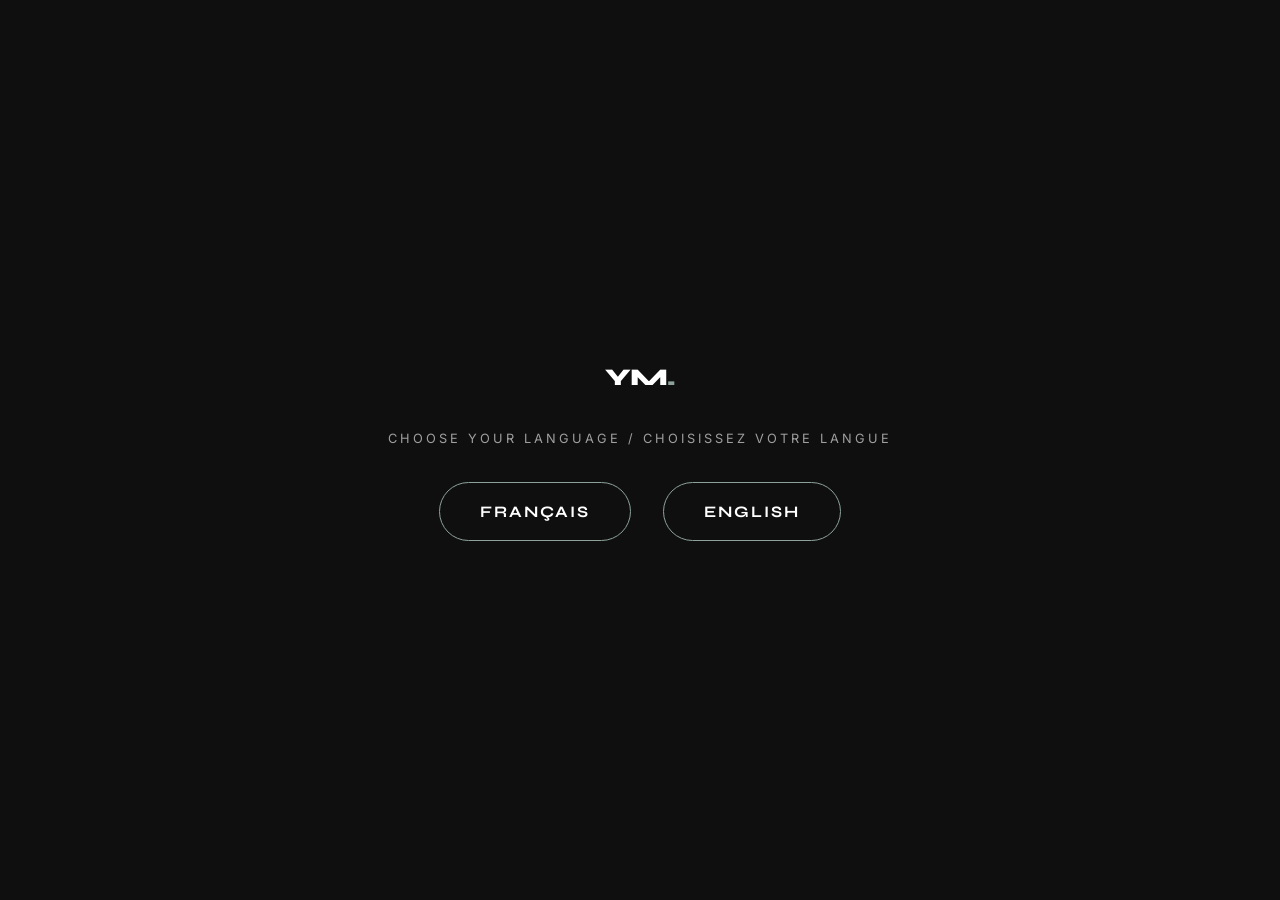
<file: YM-Prod/index.html>
<!doctype html>
<html lang="fr">
<head>
<meta charset="UTF-8">
<meta name="viewport" content="width=device-width, initial-scale=1.0">
<title>Y&M Production</title>
<link href="https://fonts.googleapis.com/css2?family=Syne:wght@400;700;800&family=Inter:wght@300;400&display=swap" rel="stylesheet">
<link href="css/feuillestyle-YM.css" rel="stylesheet" type="text/css">
<style>
    .lang-selector {
        min-height: 100vh;
        display: flex;
        flex-direction: column;
        justify-content: center;
        align-items: center;
        gap: 2rem;
    }
    .lang-btns {
        display: flex;
        gap: 2rem;
    }
    .lang-btns a {
        padding: 1rem 2.5rem;
        border: 1px solid var(--sage-green);
        color: white;
        text-decoration: none;
        text-transform: uppercase;
        font-family: 'Syne', sans-serif;
        font-weight: 700;
        letter-spacing: 2px;
        border-radius: 50px;
        transition: var(--transition);
    }
    .lang-btns a:hover {
        background: var(--sage-green);
        color: var(--bg-dark);
    }
</style>
</head>
<body>
    <div class="lang-selector">
        <div class="logo">YM<span>.</span></div>
        <p style="letter-spacing: 3px; font-size: 0.8rem; text-transform: uppercase; opacity: 0.6;">Choose your language / Choisissez votre langue</p>
        <div class="lang-btns">
            <a href="fr/fr-index.html">Français</a>
            <a href="en/en-index.html">English</a>
        </div>
    </div>
</body>
</html>
</file>
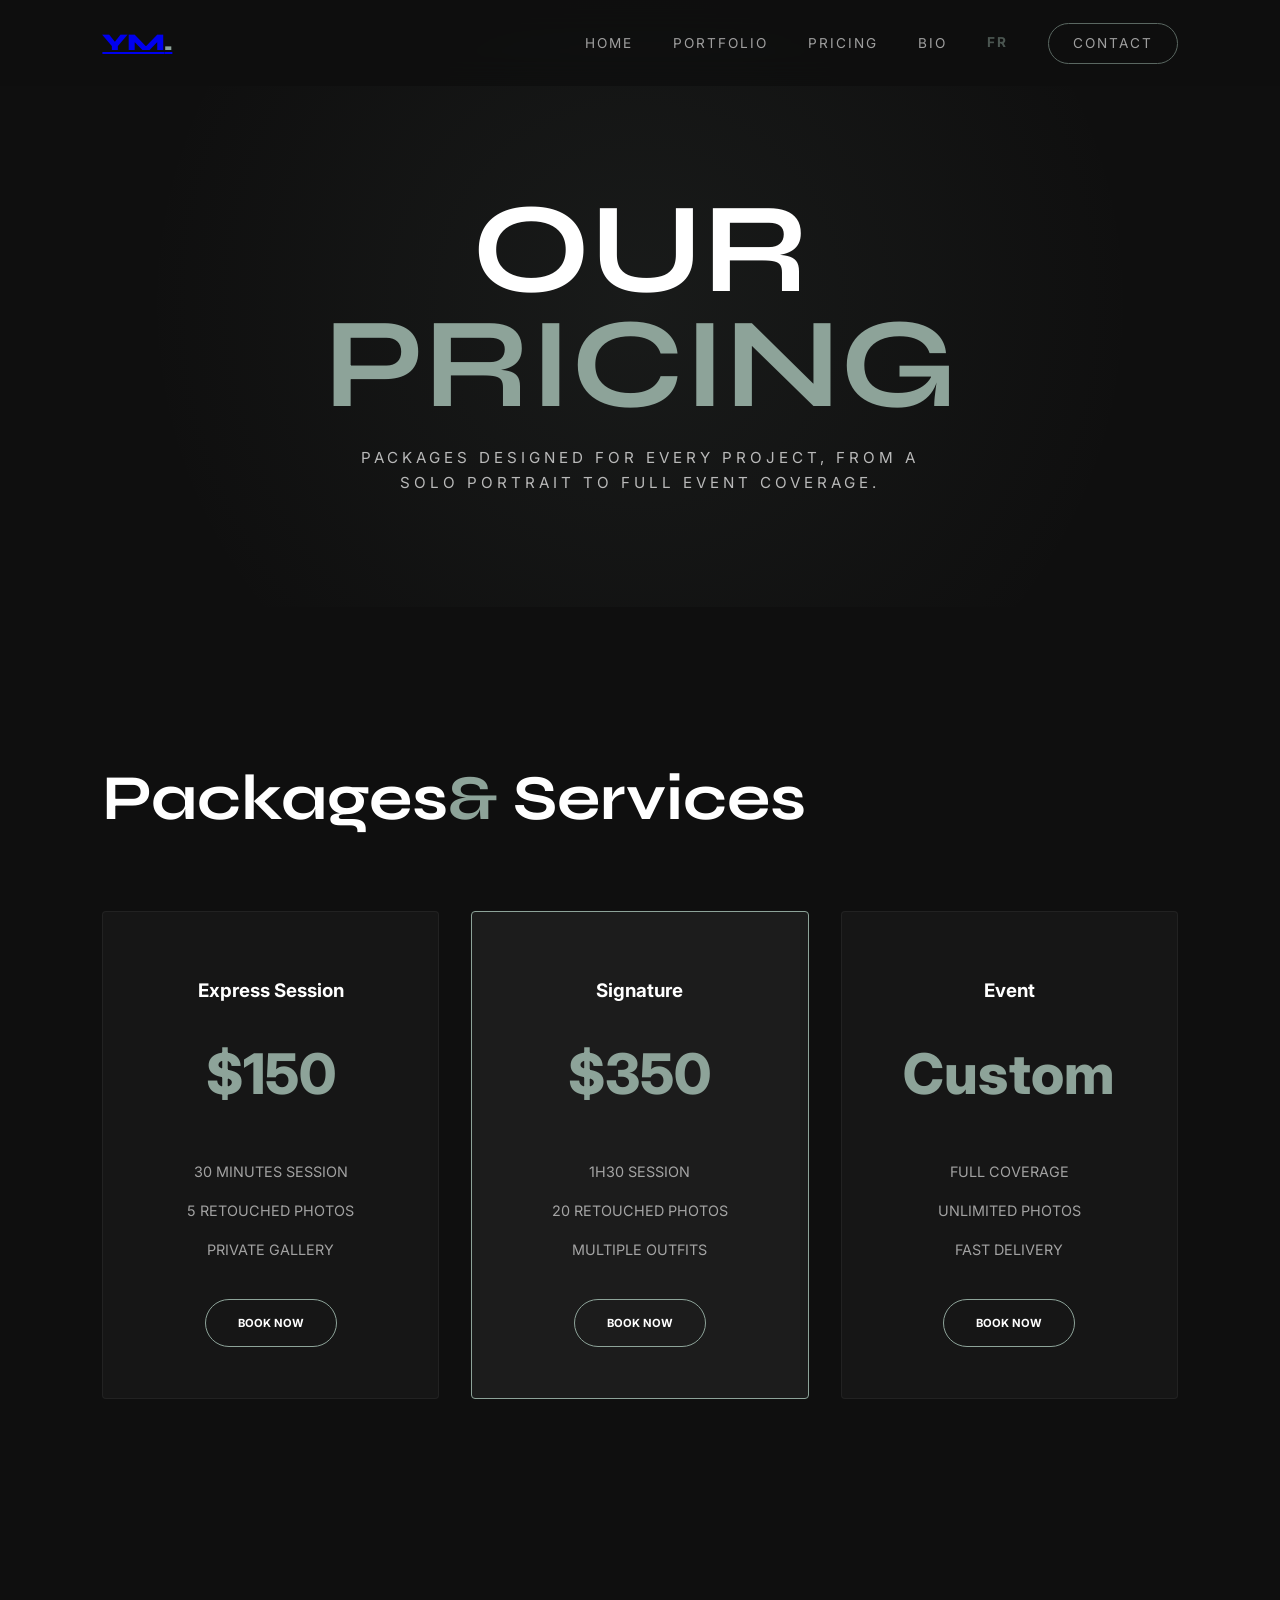
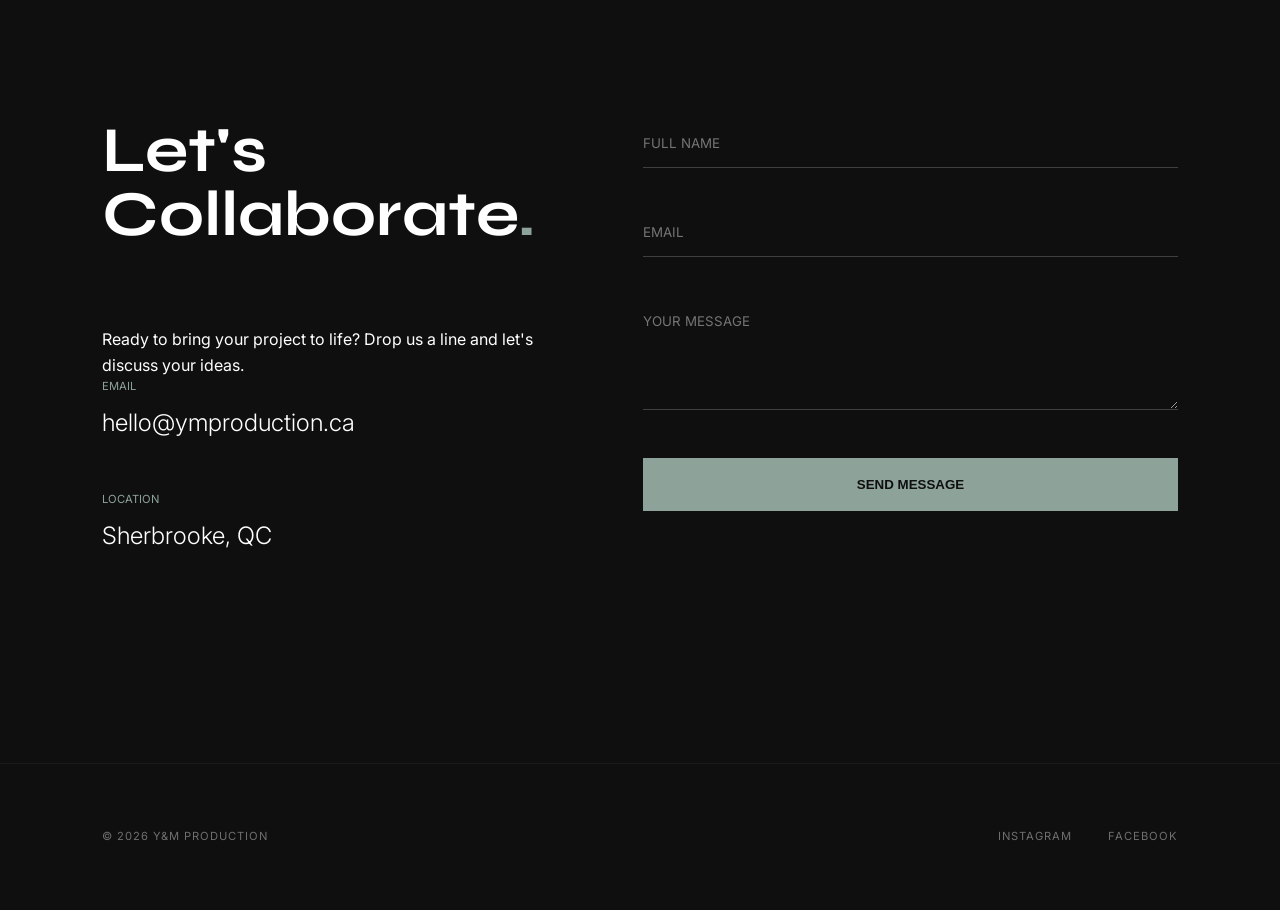
<file: YM-Prod/en/en-Tarifs.html>
<!doctype html>
<html lang="en">
<head>
<meta charset="UTF-8">
<meta name="viewport" content="width=device-width, initial-scale=1.0">
<title>Pricing — Y&M Production</title>
<link href="https://fonts.googleapis.com/css2?family=Syne:wght@400;700;800&family=Inter:wght@300;400&display=swap" rel="stylesheet">
<link href="../css/feuillestyle-YM.css" rel="stylesheet" type="text/css">
</head>
<body>

    <nav class="navbar">
        <a href="en-index.html" class="logo">YM<span>.</span></a>
        <ul class="nav-links">
            <li><a href="en-index.html">Home</a></li>
            <li><a href="en-Portfolio.html">Portfolio</a></li>
            <li><a href="en-Tarifs.html" class="active">Pricing</a></li>
            <li><a href="en-bio.html">Bio</a></li>
            <li class="lang-switch"><a href="../fr/fr-Tarifs.html">FR</a></li>
            <li><a href="en-index.html#contact" class="nav-contact-btn">Contact</a></li>
        </ul>
        <div class="burger" id="burger">
            <div class="line1"></div>
            <div class="line2"></div>
            <div class="line3"></div>
        </div>
    </nav>

    <header class="portfolio-hero">
        <div class="hero-content">
            <h1 class="kinetic-text">Our<span>Pricing</span></h1>
            <p>Packages designed for every project, from a solo portrait to full event coverage.</p>
        </div>
    </header>

    <section id="tarifs" class="pricing-section">
      <h2 class="section-title">Packages<span>&</span> Services</h2>
      <div class="pricing-grid">
        <div class="pricing-card">
          <h3>Express Session</h3>
          <span class="price">$150</span>
          <ul class="features">
            <li>30 minutes session</li>
            <li>5 retouched photos</li>
            <li>Private gallery</li>
          </ul>
          <a href="en-index.html#contact" class="btn-select">Book Now</a>
        </div>
        <div class="pricing-card featured">
          <h3>Signature</h3>
          <span class="price">$350</span>
          <ul class="features">
            <li>1h30 session</li>
            <li>20 retouched photos</li>
            <li>Multiple outfits</li>
          </ul>
          <a href="en-index.html#contact" class="btn-select">Book Now</a>
        </div>
        <div class="pricing-card">
          <h3>Event</h3>
          <span class="price">Custom</span>
          <ul class="features">
            <li>Full coverage</li>
            <li>Unlimited photos</li>
            <li>Fast delivery</li>
          </ul>
          <a href="en-index.html#contact" class="btn-select">Book Now</a>
        </div>
      </div>
    </section>

    <section id="contact" class="contact-section">
        <div class="contact-container">
            <div class="contact-info">
                <h2 class="section-title">Let's Collaborate<span>.</span></h2>
                <p>Ready to bring your project to life? Drop us a line and let's discuss your ideas.</p>
                <div class="contact-details">
                    <div class="detail-item">
                        <span>Email</span>
                        <p>hello@ymproduction.ca</p>
                    </div>
                    <div class="detail-item">
                        <span>Location</span>
                        <p>Sherbrooke, QC</p>
                    </div>
                </div>
            </div>
            <form class="contact-form" action="https://formspree.io/f/xrpbyrqb" method="POST">
                <div class="form-group"><input type="text" name="name" placeholder="FULL NAME" required></div>
                <div class="form-group"><input type="email" name="email" placeholder="EMAIL" required></div>
                <div class="form-group"><textarea name="message" placeholder="YOUR MESSAGE" rows="5"></textarea></div>
                <button type="submit" class="btn-send">Send Message</button>
            </form>
        </div>
    </section>

    <footer class="main-footer">
        <div class="footer-content">
            <p>© 2026 Y&M PRODUCTION</p>
            <div class="social-links">
                <a href="#">INSTAGRAM</a>
                <a href="#">FACEBOOK</a>
            </div>
        </div>
    </footer>

    <script src="../js/script.js"></script>
</body>
</html>
</file>
<file: YM-Prod/css/feuillestyle-YM.css>
@charset "UTF-8";

/* --- VARIABLES --- */
:root {
    --bg-dark: #0f0f0f;
    --card-bg: #161616;
    --text-white: #ffffff;
    --sage-green: #8da399;
    --transition: all 0.5s cubic-bezier(0.23, 1, 0.32, 1);
    --container-padding: 8%;}

/* --- RESET & BASE --- */
* { 
	margin: 0; padding: 0; 
	box-sizing: border-box; }
html { 
	scroll-behavior: smooth; 
	font-size: 16px; }
body {
    background-color: var(--bg-dark);
    color: var(--text-white);
    font-family: 'Inter', sans-serif;
    line-height: 1.6;
    overflow-x: hidden;}

/* --- NAVIGATION --- */
.navbar {
    position: fixed;
    top: 0; 
	width: 100%;
    display: flex; justify-content: space-between; 
	align-items: center;
    padding: 1.5rem var(--container-padding);
    background: rgba(15, 15, 15, 0.9);
    backdrop-filter: blur(15px);
    z-index: 1000;}
.logo { 
	font-family: 'Syne', sans-serif; 
	font-weight: 800; font-size: 1.5rem; 
	letter-spacing: -1px; }
.logo span { 
	color: var(--sage-green); }
.nav-links { 
	display: flex; 
	list-style: none; 
	gap: 2.5rem; 
	align-items: center; }
.nav-links a {
    color: var(--text-white);
	text-decoration: none;
    text-transform: uppercase; 
	font-size: 0.85rem; 
	letter-spacing: 2px;
    opacity: 0.6; transition: var(--transition);}
.nav-links a:hover {
    text-decoration: underline;
    opacity: 1;
    color: var(--sage-green);}
.nav-contact-btn {
    border: 1px solid var(--sage-green);
    padding: 0.7rem 1.5rem;
    border-radius: 50px;}

/* Sélecteur de langue dans la nav */
.lang-switch {
    font-size: 0.75rem;
    letter-spacing: 1px;
    opacity: 0.8;}
.lang-switch a {
    color: var(--sage-green);
    text-decoration: none;
    font-weight: bold;}

/* Burger Menu */
.burger { display: none; z-index: 1100; cursor: pointer; }
.burger div { width: 25px; height: 2px; background-color: white; margin: 5px; transition: var(--transition); }

/* --- HERO --- */
.hero {
    min-height: 100vh;
    display: flex; 
	align-items: center; 
	justify-content: center;
    padding: 0 var(--container-padding);
    background: linear-gradient(rgba(0,0,0,0.7), rgba(0,0,0,0.7)), 
                url('https://images.unsplash.com/photo-1493863641943-9b6899d18d2d?auto=format&fit=crop&w=1600&q=80') center/cover no-repeat fixed;}

.hero-content { text-align: center; }
.hero-content h1 {
    font-family: 'Syne', sans-serif;
    font-size: clamp(3rem, 10vw, 8rem);
    line-height: 0.9; text-transform: uppercase;}
.hero-content h1 span {
    display: block; color: transparent;
    -webkit-text-stroke: 1px rgba(255,255,255,0.4);}
.hero-content p {
    margin-top: 2rem; 
	letter-spacing: 4px; 
	text-transform: uppercase;
    font-size: 0.8rem; 
	opacity: 0.6;}

.kinetic-text {
    animation: fadeInUp 1.2s ease forwards;}

@keyframes fadeInUp {
    from { opacity: 0; transform: translateY(30px); }
    to { opacity: 1; transform: translateY(0); }}

/* --- SECTIONS --- */
section { padding: 10rem var(--container-padding); }
.section-title {
    font-family: 'Syne', sans-serif;
    font-size: clamp(2.5rem, 6vw, 4rem);
    margin-bottom: 5rem;
    line-height: 1;
}
.section-title span { 
    color: var(--sage-green); }

/* --- GALERIE --- */
.gallery-section {
    padding: 5rem 2rem; /* Exemple d'espacement */
}

.gallery-grid {
    display: grid;
    grid-template-columns: repeat(3, 1fr);
    grid-auto-rows: 450px; /* C'est ICI que tu définis la hauteur de toutes les images */
    gap: 1.5rem;
    grid-auto-flow: dense;
    max-width: 1200px; /* Optionnel : pour centrer la galerie */
    margin: 0 auto;
}

.gallery-item {
    overflow: hidden;
    height: 100%; /* Force l'élément à prendre les 450px de haut */
    background: #1a1a1a;
    border-radius: 8px; /* Optionnel : si tu veux des coins arrondis */
}

.gallery-item.span-2 { 
    grid-column: span 2; 
    /* L'image paysage prendra 2 colonnes de large, mais restera à 450px de haut */
}
.gallery-item img {
    width: 100%; 
    height: 100%;
    object-fit: cover;
    filter: grayscale(1);
    transition: filter 0.3s ease, transform 0.5s ease;
    cursor: pointer;}
.gallery-item:hover img { 
    filter: grayscale(0); 
    transform: scale(1.05); }

/* --- TARIFS --- */
.pricing-grid {
    display: grid;
    grid-template-columns: repeat(auto-fit, minmax(300px, 1fr));
    gap: 2rem;}

.pricing-card {
    background: var(--card-bg);
    padding: 4rem 2rem;
    border-radius: 4px;
    text-align: center;
    border: 1px solid rgba(255,255,255,0.05);
    transition: var(--transition);}
.pricing-card:hover { border-color: var(--sage-green); transform: translateY(-10px); }
.pricing-card.featured { border: 1px solid var(--sage-green); background: #1c1c1c; }

.price { font-size: 3.5rem; font-weight: 800; color: var(--sage-green); display: block; margin: 1.5rem 0 2.5rem; }
.features { list-style: none; margin-bottom: 3rem; opacity: 0.6; font-size: 0.9rem; }
.features li { margin-bottom: 1rem; text-transform: uppercase; }

.btn-select {
    text-decoration: none; color: white; border: 1px solid var(--sage-green);
    padding: 1rem 2rem; border-radius: 50px; font-weight: 700; font-size: 0.7rem;
    text-transform: uppercase; transition: var(--transition);}
.btn-select:hover { background: var(--sage-green); color: var(--bg-dark); }


/* --- histoire --- */
.hist-grid {
    display: grid;
    grid-template-columns: repeat(2, 3fr);
    gap: 4rem;}
.hist-card { display: flex; flex-direction: column; gap: 2rem; }
.hist-image { width: 100%; aspect-ratio: 1/1; overflow: hidden; background-color: #939393; }
.hist-image img { width: 100%; height: 100%; object-fit: cover; filter: grayscale(1); transition: var(--transition); }
.hist-card:hover img { filter: grayscale(0); }
.role { color: var(--sage-green); text-transform: uppercase; font-size: 0.75rem; letter-spacing: 2px; display: block; margin: 0.5rem 0 1rem; }

/* --- PORTFOLIO REGLES SPÉCIFIQUES PAGE PORTFOLIO --- */

.portfolio-hero {
    padding: 12rem var(--container-padding) 4rem var(--container-padding);
    text-align: center;
    background: radial-gradient(circle at center, rgba(141, 163, 153, 0.08) 0%, transparent 70%);
}
.portfolio-hero h1 span {
    display: block;
    color: var(--sage-green);
    -webkit-text-stroke: 0;
}
.portfolio-hero p {
    max-width: 600px;
    margin: 1.5rem auto 3rem auto;
    opacity: 0.7;
    font-size: 0.95rem;
}
/*PORTFOLIO Filtres */
.filter-bar {
    display: flex;
    justify-content: center;
    flex-wrap: wrap;
    gap: 1rem;
    margin-top: 2rem;}
.filter-btn {
    background: transparent;
    border: 1px solid rgba(255, 255, 255, 0.15);
    color: var(--text-white);
    padding: 0.6rem 1.4rem;
    border-radius: 40px;
    font-family: 'Inter', sans-serif;
    font-size: 0.75rem;
    text-transform: uppercase;
    letter-spacing: 1.5px;
    cursor: pointer;
    transition: var(--transition);}
.filter-btn:hover, .filter-btn.active {
    border-color: var(--sage-green);
    background: var(--sage-green);
    color: var(--bg-dark);}

/*PORTFOLIO Grille Masonry / Asymétrique */
.portfolio-section {
    padding: 3rem var(--container-padding) 8rem var(--container-padding);
}
.masonry-grid {
    display: grid;
    grid-template-columns: repeat(3, 1fr);
    grid-auto-rows: 380px;
    gap: 2rem;
}
.masonry-item {
    transition: opacity 0.4s ease, transform 0.4s ease;
}
.masonry-item.item-wide {
    grid-column: span 2;
}
.masonry-item.item-tall {
    grid-row: span 2;
}
.media-container {
    position: relative;
    width: 100%;
    height: 100%;
    border-radius: 6px;
    overflow: hidden;
    background: var(--card-bg);
    cursor: pointer;
}
.media-container img {
    width: 100%;
    height: 100%;
    object-fit: cover;
    filter: grayscale(0.8);
    transition: transform 0.6s cubic-bezier(0.23, 1, 0.32, 1), filter 0.6s ease;
}
.media-container:hover img {
    filter: grayscale(0);
    transform: scale(1.06);
}

/*PORTFOLIO Overlay & Textes au survol */
.overlay {
    position: absolute;
    inset: 0;
    background: linear-gradient(to top, rgba(15, 15, 15, 0.95) 0%, rgba(15, 15, 15, 0.2) 60%, transparent 100%);
    display: flex;
    align-items: flex-end;
    padding: 2rem;
    opacity: 0;
    transition: opacity 0.4s ease;
}
.media-container:hover .overlay {
    opacity: 1;
}
.overlay-info {
    transform: translateY(15px);
    transition: transform 0.4s ease;
}
.media-container:hover .overlay-info {
    transform: translateY(0);
}
.category-tag {
    color: var(--sage-green);
    font-size: 0.7rem;
    text-transform: uppercase;
    letter-spacing: 2px;
    font-weight: bold;
    display: block;
    margin-bottom: 0.4rem;
}
.overlay-info h3 {
    font-family: 'Syne', sans-serif;
    font-size: 1.4rem;
    margin-bottom: 0.3rem;}
.overlay-info p {
    font-size: 0.8rem;
    opacity: 0.7;}

/*PORTFOLIO Icône Vidéo */
.play-icon {
    position: absolute;
    top: 50%;
    left: 50%;
    transform: translate(-50%, -50%);
    width: 60px;
    height: 60px;
    background: rgba(141, 163, 153, 0.85);
    color: var(--bg-dark);
    border-radius: 50%;
    display: flex;
    align-items: center;
    justify-content: center;
    font-size: 1.2rem;
    pointer-events: none;
    transition: var(--transition);}
.media-container:hover .play-icon {
    transform: translate(-50%, -50%) scale(1.15);
    background: var(--sage-green);}

/* PORTFOLIO Section CTA Final */
.portfolio-cta {
    padding: 6rem var(--container-padding);
    text-align: center;
    background: var(--card-bg);
    border-top: 1px solid rgba(255, 255, 255, 0.05);}
.cta-content h2 {
    font-family: 'Syne', sans-serif;
    font-size: 2.5rem;
    margin-bottom: 1rem;}
.cta-content p {
    opacity: 0.6;
    margin-bottom: 2.5rem;}

/*PORTFOLIO Lightbox caption */
.lightbox-caption {
    position: absolute;
    bottom: 30px;
    color: white;
    font-size: 0.9rem;
    letter-spacing: 1px;
    background: rgba(0,0,0,0.6);
    padding: 0.5rem 1.5rem;
    border-radius: 20px;
    border: 1px solid rgba(255,255,255,0.1);
}
/* Responsive Portfolio */
@media (max-width: 1024px) {
    .masonry-grid {
        grid-template-columns: repeat(2, 1fr);
        grid-auto-rows: 320px;
    }}
@media (max-width: 768px) {
    .masonry-grid {
        grid-template-columns: 1fr;
        grid-auto-rows: 280px;
    }
    .masonry-item.item-wide, .masonry-item.item-tall {
        grid-column: span 1;
        grid-row: span 1;
    }
    .filter-bar {
        gap: 0.5rem;
    }
    .filter-btn {
        padding: 0.5rem 1rem;
        font-size: 0.68rem;
    }}

/* --- BIO --- */
.bio-grid {
    display: grid;
    grid-template-columns: repeat(2, 1fr);
    gap: 4rem;}
.bio-card { display: flex; flex-direction: column; gap: 2rem; }
.bio-image { width: 100%; aspect-ratio: 1/1; overflow: hidden; background-color: #939393; }
.bio-image img { width: 100%; height: 100%; object-fit: cover; filter: grayscale(1); transition: var(--transition); }
.bio-card:hover img { filter: grayscale(0); }
.role { color: var(--sage-green); text-transform: uppercase; font-size: 0.75rem; letter-spacing: 2px; display: block; margin: 0.5rem 0 1rem; }

/* --- CONTACT --- */
.contact-container {
    display: grid;
    grid-template-columns: 1fr 1.2fr;
    gap: 6rem;}
.detail-item { margin-bottom: 3rem; }
.detail-item span { color: var(--sage-green); font-size: 0.7rem; text-transform: uppercase; display: block; margin-bottom: 0.5rem; }
.detail-item p { font-size: 1.5rem; font-weight: 300; }
.contact-form { display: flex; flex-direction: column; gap: 2.5rem; }
.form-group input, .form-group textarea {
    width: 100%; background: transparent; border: none;
    border-bottom: 1px solid rgba(255,255,255,0.2);
    padding: 1rem 0; color: white; font-family: inherit; outline: none;
    transition: var(--transition);}
.form-group input:focus, .form-group textarea:focus { border-bottom-color: var(--sage-green); }
.btn-send {
    background: var(--sage-green); color: var(--bg-dark); border: none;
    padding: 1.2rem; font-weight: 800; text-transform: uppercase;
    cursor: pointer; transition: var(--transition);}

    /* --- FOOTER --- */
.main-footer { padding: 4rem var(--container-padding); border-top: 1px solid rgba(255,255,255,0.05); }
.footer-content { display: flex; justify-content: space-between; opacity: 0.4; font-size: 0.7rem; letter-spacing: 1px; }
.social-links a { color: white; text-decoration: none; margin-left: 2rem; }

/* --- LIGHTBOX --- */
.lightbox {
    position: fixed; top: 0; left: 0; width: 100%; height: 100%;
    background: rgba(0,0,0,0.95); display: none; justify-content: center; align-items: center; z-index: 2000;
}
.lightbox.active { display: flex; }
.lightbox img { max-width: 90%; max-height: 85%; object-fit: contain; }
.close-lightbox { position: absolute; top: 30px; right: 40px; color: white; font-size: 40px; cursor: pointer; }

/* --- RESPONSIVE --- */
@media (max-width: 1024px) {
    .contact-container, .bio-grid { grid-template-columns: 1fr; gap: 4rem; }
    .gallery-grid { grid-template-columns: repeat(2, 1fr); }}
/* --- telephone --- */
    @media (max-width: 768px) {
    section { padding: 6rem var(--container-padding); }
    .burger { display: block; }
    .nav-links {
        position: fixed; right: 0; top: 0; height: 100vh; width: 70%;
        background: #111; flex-direction: column; justify-content: center;
        transform: translateX(100%); transition: transform 0.5s ease-in;
        box-shadow: -10px 0 30px rgba(0,0,0,0.5);
    }
    .nav-active { transform: translateX(0%); }
    .toggle .line1 { transform: rotate(-45deg) translate(-5px, 6px); }
    .toggle .line2 { opacity: 0; }
    .toggle .line3 { transform: rotate(45deg) translate(-5px, -6px); }
    .gallery-grid { grid-template-columns: 1fr; }
    .gallery-item.span-2 { grid-column: span 1; }
    .hero-content h1 { font-size: 3.5rem; }
    .footer-content { flex-direction: column; gap: 2rem; text-align: center; }}
</file>
